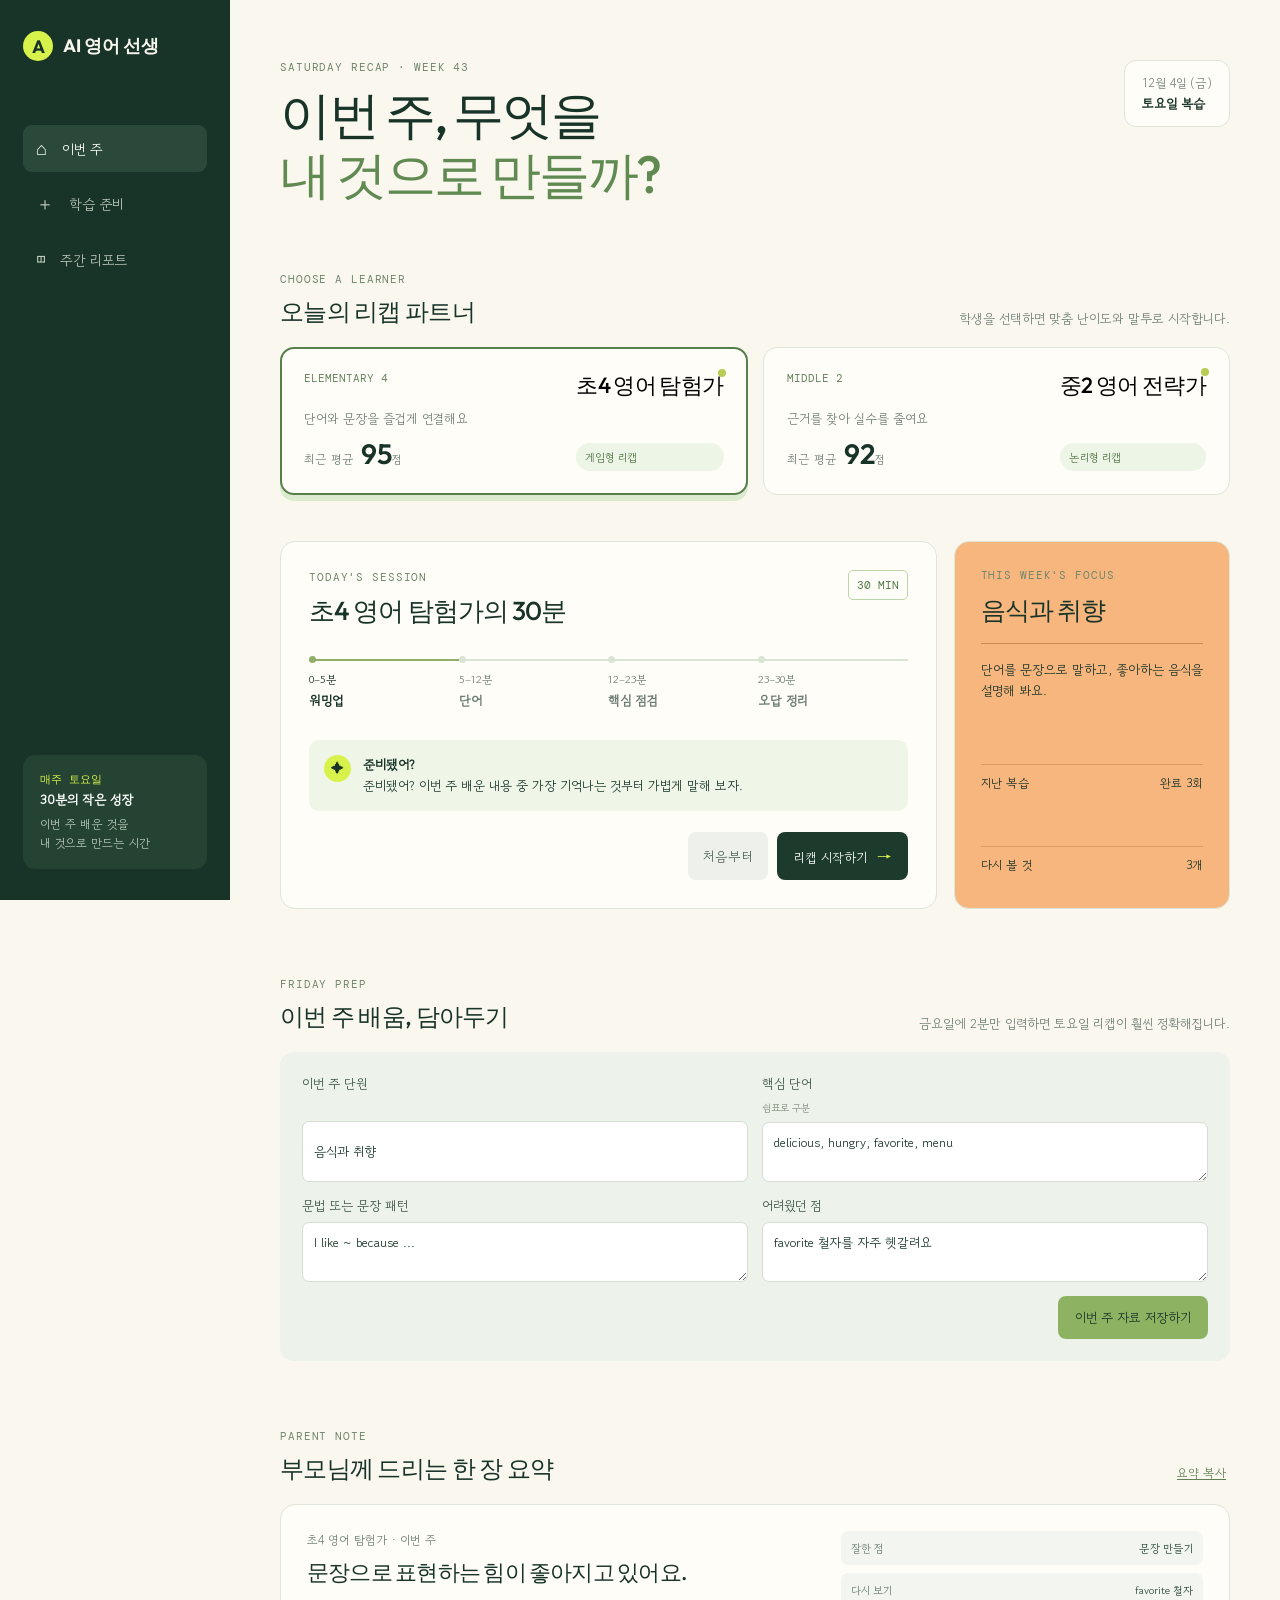
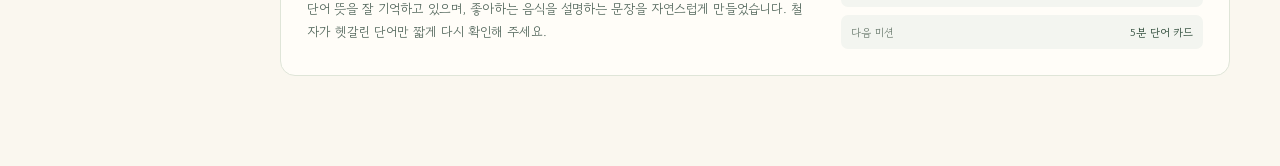
<file: index.html>
<!doctype html>
<html lang="ko">
  <head>
    <meta charset="UTF-8" />
    <meta name="viewport" content="width=device-width, initial-scale=1.0" />
    <title>토요 영어 리캡 | AI 영어 선생</title>
    <link rel="preconnect" href="https://fonts.googleapis.com" />
    <link rel="preconnect" href="https://fonts.gstatic.com" crossorigin />
    <link href="https://fonts.googleapis.com/css2?family=DM+Mono:wght@400;500&family=Gowun+Dodum&family=Outfit:wght@400;500;600;700&display=swap" rel="stylesheet" />
    <link rel="stylesheet" href="styles.css" />
  </head>
  <body>
    <div class="app-shell">
      <aside class="sidebar">
        <a class="brand" href="#top" aria-label="AI 영어 선생 홈">
          <span class="brand-mark">A</span>
          <span>AI 영어 선생</span>
        </a>
        <nav aria-label="주요 메뉴">
          <a class="nav-item active" href="#dashboard"><span>⌂</span> 이번 주</a>
          <a class="nav-item" href="#prep"><span>＋</span> 학습 준비</a>
          <a class="nav-item" href="#report"><span>◫</span> 주간 리포트</a>
        </nav>
        <div class="sidebar-bottom">
          <p>매주 토요일</p>
          <strong>30분의 작은 성장</strong>
          <span>이번 주 배운 것을<br />내 것으로 만드는 시간</span>
        </div>
      </aside>

      <main id="top">
        <header class="topbar">
          <div>
            <p class="eyebrow">SATURDAY RECAP · WEEK 43</p>
            <h1>이번 주, 무엇을<br /><em>내 것으로 만들까?</em></h1>
          </div>
          <div class="date-card"><span id="today"></span><b>토요일 복습</b></div>
        </header>

        <section id="dashboard" class="student-section">
          <div class="section-heading">
            <div><p class="eyebrow">CHOOSE A LEARNER</p><h2>오늘의 리캡 파트너</h2></div>
            <p>학생을 선택하면 맞춤 난이도와 말투로 시작합니다.</p>
          </div>
          <div class="student-grid">
            <button class="student-card selected" data-student="elementary">
              <span class="status-dot"></span><span class="student-grade">ELEMENTARY 4</span>
              <span class="student-name">초4 영어 탐험가</span>
              <span class="student-summary">단어와 문장을 즐겁게 연결해요</span>
              <span class="student-score">최근 평균 <b>95</b><small>점</small></span>
              <span class="student-tag">게임형 리캡</span>
            </button>
            <button class="student-card" data-student="middle">
              <span class="status-dot"></span><span class="student-grade">MIDDLE 2</span>
              <span class="student-name">중2 영어 전략가</span>
              <span class="student-summary">근거를 찾아 실수를 줄여요</span>
              <span class="student-score">최근 평균 <b>92</b><small>점</small></span>
              <span class="student-tag">논리형 리캡</span>
            </button>
          </div>
        </section>

        <section class="recap-layout">
          <article class="session-card">
            <div class="session-top"><div><p class="eyebrow">TODAY'S SESSION</p><h2 id="sessionTitle">초4 영어 탐험가의 30분</h2></div><span class="duration">30 MIN</span></div>
            <div class="timeline" id="timeline"></div>
            <div class="coach-message" id="coachMessage">
              <span class="coach-icon">✦</span>
              <p><b>준비됐어?</b><br />이번 주 배운 내용 중 가장 기억나는 것부터 가볍게 말해 보자.</p>
            </div>
            <div class="session-actions">
              <button class="secondary-btn" id="resetSession">처음부터</button>
              <button class="primary-btn" id="startSession">리캡 시작하기 <span>→</span></button>
            </div>
          </article>
          <aside class="focus-card">
            <p class="eyebrow">THIS WEEK'S FOCUS</p>
            <h3 id="focusTitle">음식과 취향</h3>
            <div class="focus-line"></div>
            <p id="focusText">단어를 문장으로 말하고, 좋아하는 음식을 설명해 봐요.</p>
            <div class="focus-stat"><span>지난 복습</span><b>완료 3회</b></div>
            <div class="focus-stat"><span>다시 볼 것</span><b id="reviewCount">3개</b></div>
          </aside>
        </section>

        <section id="prep" class="prep-section">
          <div class="section-heading compact"><div><p class="eyebrow">FRIDAY PREP</p><h2>이번 주 배움, 담아두기</h2></div><p>금요일에 2분만 입력하면 토요일 리캡이 훨씬 정확해집니다.</p></div>
          <form id="studyForm" class="study-form">
            <label>이번 주 단원<input id="unit" value="음식과 취향" placeholder="예: Lesson 7 · 음식과 취향" /></label>
            <label>핵심 단어 <small>쉼표로 구분</small><textarea id="words" rows="2" placeholder="예: delicious, hungry, favorite">delicious, hungry, favorite, menu</textarea></label>
            <label>문법 또는 문장 패턴<textarea id="grammar" rows="2" placeholder="예: I like ~ because ...">I like ~ because ...</textarea></label>
            <label>어려웠던 점<textarea id="difficulty" rows="2" placeholder="예: favorite 철자를 자주 헷갈려요">favorite 철자를 자주 헷갈려요</textarea></label>
            <button class="save-btn" type="submit">이번 주 자료 저장하기</button>
          </form>
        </section>

        <section id="report" class="report-section">
          <div class="section-heading compact"><div><p class="eyebrow">PARENT NOTE</p><h2>부모님께 드리는 한 장 요약</h2></div><button class="text-btn" id="copyReport">요약 복사</button></div>
          <div class="report-card">
            <div class="report-main"><p class="report-label" id="reportStudent">초4 영어 탐험가 · 이번 주</p><h3 id="reportHeadline">문장으로 표현하는 힘이 좋아지고 있어요.</h3><p id="reportText">단어 뜻을 잘 기억하고 있으며, 좋아하는 음식을 설명하는 문장을 자연스럽게 만들었습니다. 철자가 헷갈린 단어만 짧게 다시 확인해 주세요.</p></div>
            <div class="report-pills"><span>잘한 점 <b id="strength">문장 만들기</b></span><span>다시 보기 <b id="weakness">favorite 철자</b></span><span>다음 미션 <b id="mission">5분 단어 카드</b></span></div>
          </div>
        </section>
      </main>
    </div>

    <dialog id="sessionDialog">
      <div class="dialog-top"><p class="eyebrow" id="dialogLabel">RECAP IN PROGRESS</p><button id="closeDialog" aria-label="닫기">×</button></div>
      <div class="progress-track"><span id="progressBar"></span></div>
      <p class="question-number" id="questionNumber">01 / 04</p>
      <h2 id="question"></h2>
      <div id="answers" class="answers"></div>
      <p id="hint" class="hint"></p>
      <div class="dialog-footer"><span id="feedback"></span><button class="primary-btn" id="nextQuestion" disabled>다음 <span>→</span></button></div>
    </dialog>
    <script src="app.js"></script>
  </body>
</html>
</file>
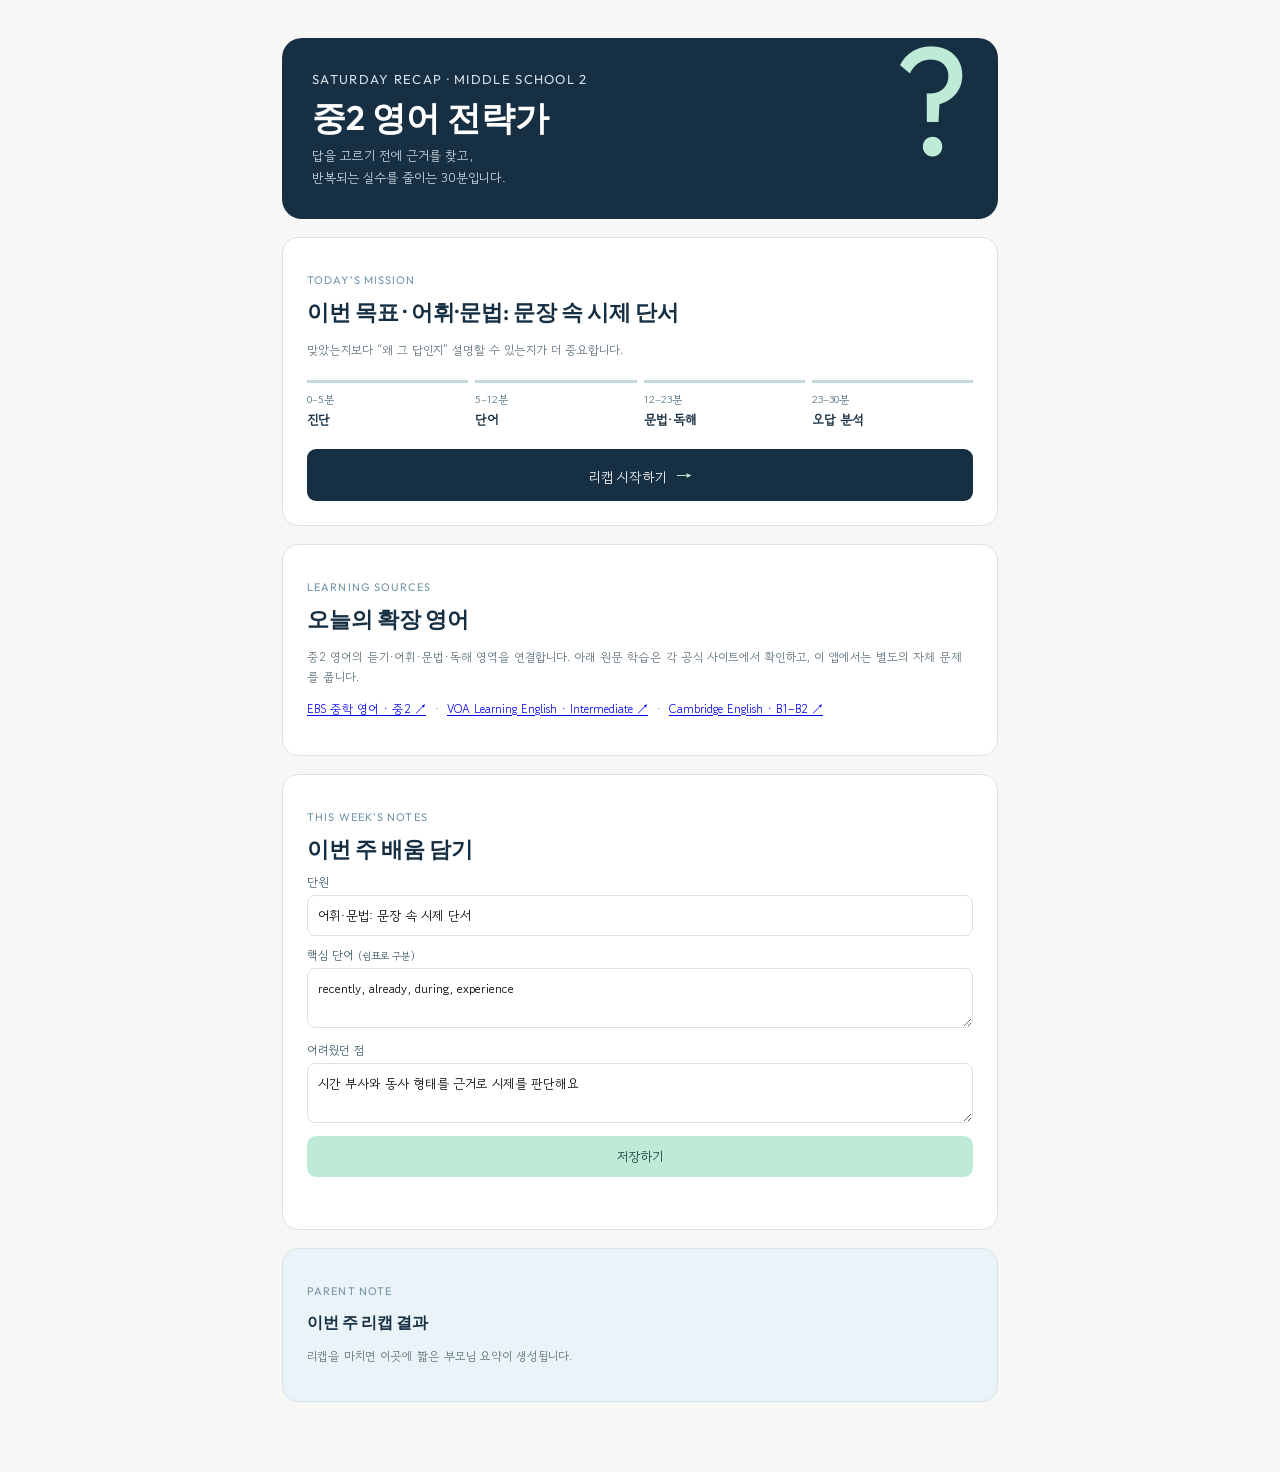
<file: 중2 영어 전략가/index.html>
<!doctype html>
<html lang="ko"><head><meta charset="utf-8"><meta name="viewport" content="width=device-width,initial-scale=1"><title>중2 영어 전략가</title><style>
@import url('https://fonts.googleapis.com/css2?family=Gowun+Dodum&family=Outfit:wght@400;600;700&display=swap');:root{--ink:#172f43;--blue:#dcebf5;--bg:#f7f8f5;--line:#d8e2e5;--mint:#bdebd8}*{box-sizing:border-box}body{margin:0;background:var(--bg);color:var(--ink);font-family:'Gowun Dodum',sans-serif}.wrap{max-width:760px;margin:auto;padding:38px 22px 70px}.hero{background:var(--ink);color:white;padding:30px;border-radius:20px;position:relative;overflow:hidden}.hero:after{content:'?';position:absolute;right:28px;top:-33px;font:150px Outfit;color:var(--mint)}.eyebrow{font:11px Outfit;letter-spacing:.1em;color:#7595a7}.hero h1{font:600 34px/1.15 Outfit;margin:8px 0}.hero p{font-size:13px;line-height:1.7;color:#d4e0e8;margin:0}.card{margin-top:18px;background:#fff;border:1px solid var(--line);border-radius:16px;padding:24px}.card h2{font:600 22px Outfit;margin:0 0 8px}.small{font-size:12px;color:#5d707b;line-height:1.65}.steps{display:grid;grid-template-columns:repeat(4,1fr);gap:7px;margin:20px 0}.step{border-top:3px solid #c4d7dd;padding-top:8px;font-size:11px;color:#537182}.step b{display:block;color:var(--ink);font-size:13px;margin-top:3px}button{font-family:inherit;border:0;border-radius:9px;cursor:pointer}.go{background:var(--ink);color:white;padding:13px 18px;font-size:14px;width:100%}.go span{color:var(--mint);font-size:18px;margin-left:5px}.prep{display:grid;gap:10px}.prep label{font-size:12px;color:#3d5b69}.prep input,.prep textarea{font:13px 'Gowun Dodum';width:100%;margin-top:5px;padding:10px;border:1px solid var(--line);border-radius:8px;resize:vertical}.save{background:#bdebd8;color:#173d36;padding:11px;font-size:13px}.report{background:#eaf3f7}.report b{font-family:Outfit;font-size:16px}.toast{font-size:12px;color:#397263;height:20px;margin-top:8px}dialog{border:0;border-radius:18px;padding:25px;width:min(550px,calc(100% - 28px));color:var(--ink)}dialog::backdrop{background:#17334688}.bar{height:6px;background:#e4ebed;border-radius:5px}.bar i{display:block;height:100%;background:#61a58f;border-radius:5px;width:25%;transition:.2s}.qno{font:11px Outfit;color:#59798a;margin-top:20px}.question{font:600 23px/1.4 Outfit;margin:8px 0 20px}.answers{display:grid;gap:8px}.answer{background:#fff;border:1px solid var(--line);padding:12px;text-align:left;font-size:14px}.answer.ok{background:#e0f5e9;border-color:#62a87f}.answer.no{background:#fff0e9;border-color:#e1a27a}.hint{min-height:35px;color:#536d78;font-size:12px;margin:12px 0}.next{background:var(--ink);color:white;padding:11px 17px;float:right}.next:disabled{opacity:.35}@media(max-width:460px){.steps{grid-template-columns:1fr 1fr}.hero h1{font-size:30px}}
</style></head><body><main class="wrap"><section class="hero"><p class="eyebrow">SATURDAY RECAP · MIDDLE SCHOOL 2</p><h1>중2 영어 전략가</h1><p>답을 고르기 전에 근거를 찾고,<br>반복되는 실수를 줄이는 30분입니다.</p></section><section class="card"><p class="eyebrow">TODAY'S MISSION</p><h2>문장 안에서 정답의 근거를 찾자</h2><p class="small">맞았는지보다 “왜 그 답인지” 설명할 수 있는지가 더 중요합니다.</p><div class="steps"><div class="step">0–5분<b>진단</b></div><div class="step">5–12분<b>단어</b></div><div class="step">12–23분<b>문법·독해</b></div><div class="step">23–30분<b>오답 분석</b></div></div><button class="go" id="start">리캡 시작하기 <span>→</span></button></section><section class="card"><p class="eyebrow">THIS WEEK'S NOTES</p><h2>이번 주 배움 담기</h2><form class="prep" id="form"><label>단원<input id="unit" value="문장 성분과 시제"></label><label>핵심 단어 <small>(쉼표로 구분)</small><textarea id="words" rows="2">yesterday, interesting, finish, although</textarea></label><label>어려웠던 점<textarea id="hard" rows="2">문장을 끝까지 읽기 전에 답을 고르는 실수가 있어요</textarea></label><button class="save">저장하기</button></form><div class="toast" id="toast"></div></section><section class="card report"><p class="eyebrow">PARENT NOTE</p><b>이번 주 리캡 결과</b><p class="small" id="summary">리캡을 마치면 이곳에 짧은 부모님 요약이 생성됩니다.</p></section></main><dialog id="quiz"><div class="bar"><i id="bar"></i></div><p class="qno" id="number"></p><h2 class="question" id="question"></h2><div class="answers" id="answers"></div><p class="hint" id="hint"></p><button class="next" id="next" disabled>다음 →</button></dialog><script>
const questions=[['다음 중 현재완료와 가장 잘 어울리는 단서는?',['already','yesterday','last year'],0,'already는 “이미”라는 뜻으로 현재완료와 자주 함께 써.'],['빈칸에 알맞은 것은? Jina ___ already finished her project.',['has','have','did'],0,'Jina는 한 명이므로 has를 사용해.'],['다음 중 어법상 알맞은 문장은?',['I have met him yesterday.','I met him yesterday.','I have met him last week.'],1,'yesterday처럼 끝난 과거 시점이 있으면 과거형을 써.'],['글의 중심 내용으로 알맞은 것은? “Students have shared books they already read with classmates.”',['학급의 책 나눔 활동','새 책을 사는 방법','도서관 이용 시간'],0,'누가 무엇을 했는지 한 문장으로 요약해 봐.']];let n=0,score=0,picked=false;const $=s=>document.querySelector(s),quiz=$('#quiz');function draw(){let q=questions[n];picked=false;$('#bar').style.width=(n+1)*25+'%';$('#number').textContent=`${n+1} / 4`;$('#question').textContent=q[0];$('#hint').textContent='';$('#next').disabled=true;$('#next').textContent=n===3?'결과 보기 →':'다음 →';$('#answers').innerHTML=q[1].map((x,i)=>`<button class="answer" data-i="${i}">${x}</button>`).join('');document.querySelectorAll('.answer').forEach(b=>b.onclick=()=>answer(b,+b.dataset.i))}function answer(b,i){if(picked)return;picked=true;let q=questions[n],ok=i===q[2];document.querySelectorAll('.answer').forEach((x,j)=>{x.disabled=true;if(j===q[2])x.classList.add('ok');if(j===i&&!ok)x.classList.add('no')});if(ok)score++;else $('#hint').textContent='힌트 · '+q[3];$('#next').disabled=false}$('#start').onclick=()=>{n=score=0;draw();quiz.showModal()};$('#next').onclick=()=>{if(n<3){n++;draw()}else{quiz.close();$('#summary').textContent=`오늘 4문제 중 ${score}문제를 정확히 확인했습니다. 시제 단서와 문법 근거를 연결하는 힘이 좋습니다. already와 yesterday의 차이를 다음 주에 5분 더 점검해 주세요.`;localStorage.setItem('middleRecap',JSON.stringify({score,date:new Date().toISOString()}))}};$('#form').onsubmit=e=>{e.preventDefault();localStorage.setItem('middlePrep',JSON.stringify({unit:$('#unit').value,words:$('#words').value,hard:$('#hard').value}));$('#toast').textContent='이번 주 학습 자료를 저장했어요 ✓';setTimeout(()=>$('#toast').textContent='',1800)};
</script><script src="adaptive.js"></script><script src="question-engine.js"></script></body></html>
</file>
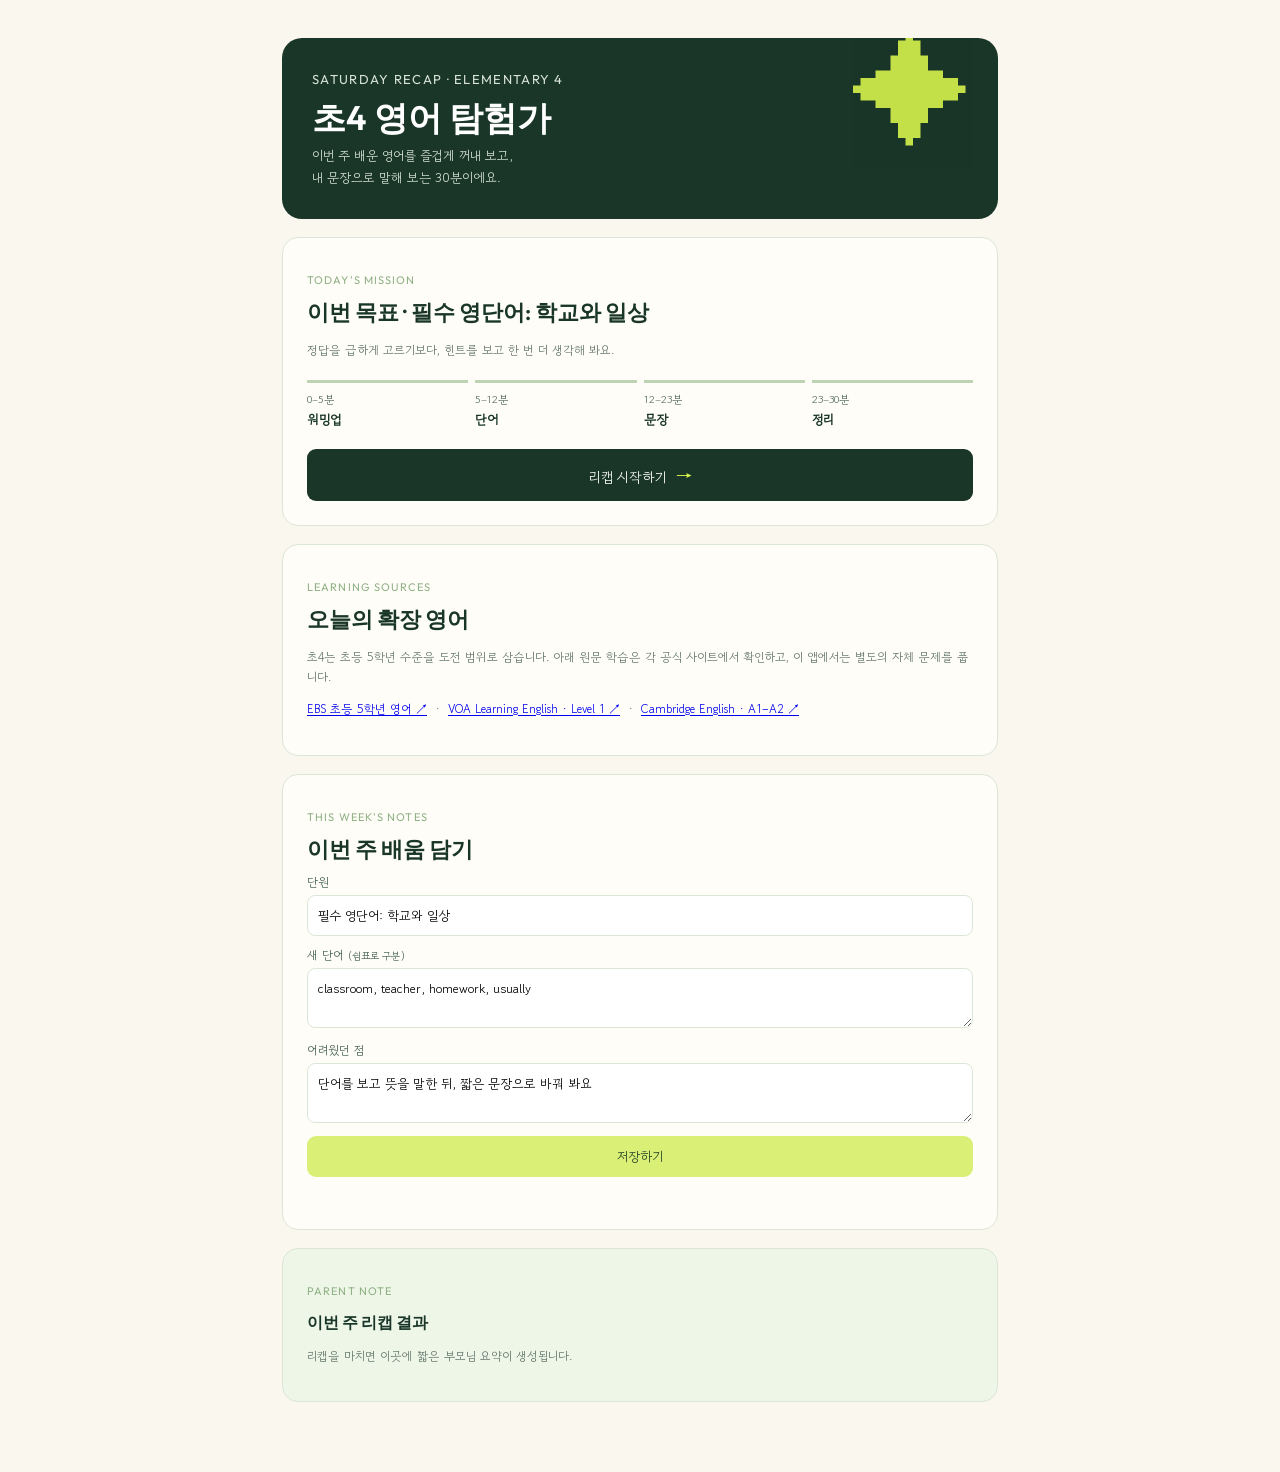
<file: 초4 영어 탐험가/index.html>
<!doctype html>
<html lang="ko"><head><meta charset="utf-8"><meta name="viewport" content="width=device-width,initial-scale=1"><title>초4 영어 탐험가</title><style>
@import url('https://fonts.googleapis.com/css2?family=Gowun+Dodum&family=Outfit:wght@400;600;700&display=swap');:root{--ink:#193628;--lime:#d8f34d;--bg:#faf7ef;--line:#dce6d7}*{box-sizing:border-box}body{margin:0;background:var(--bg);color:var(--ink);font-family:'Gowun Dodum',sans-serif}.wrap{max-width:760px;margin:auto;padding:38px 22px 70px}.hero{background:var(--ink);color:white;padding:30px;border-radius:20px;position:relative;overflow:hidden}.hero:after{content:'✦';position:absolute;right:25px;top:-20px;font:120px Outfit;color:var(--lime);opacity:.9}.eyebrow{font:11px Outfit;letter-spacing:.1em;color:#8fb185}.hero h1{font:600 34px/1.15 Outfit;margin:8px 0}.hero p{font-size:13px;line-height:1.7;color:#d8e3d7;margin:0}.card{margin-top:18px;background:#fffdf8;border:1px solid var(--line);border-radius:16px;padding:24px}.card h2{font:600 22px Outfit;margin:0 0 8px}.small{font-size:12px;color:#63766b;line-height:1.65}.steps{display:grid;grid-template-columns:repeat(4,1fr);gap:7px;margin:20px 0}.step{border-top:3px solid #bed2b4;padding-top:8px;font-size:11px;color:#587060}.step b{display:block;color:var(--ink);font-size:13px;margin-top:3px}button{font-family:inherit;border:0;border-radius:9px;cursor:pointer}.go{background:var(--ink);color:white;padding:13px 18px;font-size:14px;width:100%}.go span{color:var(--lime);font-size:18px;margin-left:5px}.prep{display:grid;gap:10px}.prep label{font-size:12px;color:#45624e}.prep input,.prep textarea{font:13px 'Gowun Dodum';width:100%;margin-top:5px;padding:10px;border:1px solid var(--line);border-radius:8px;resize:vertical}.save{background:#d9ef76;color:#264126;padding:11px;font-size:13px}.report{background:#eef6e8}.report b{font-family:Outfit;font-size:16px}.toast{font-size:12px;color:#527b4c;height:20px;margin-top:8px}dialog{border:0;border-radius:18px;padding:25px;width:min(550px,calc(100% - 28px));color:var(--ink)}dialog::backdrop{background:#17342688}.bar{height:6px;background:#e4ebdf;border-radius:5px}.bar i{display:block;height:100%;background:#86ac59;border-radius:5px;width:25%;transition:.2s}.qno{font:11px Outfit;color:#688064;margin-top:20px}.question{font:600 23px/1.4 Outfit;margin:8px 0 20px}.answers{display:grid;gap:8px}.answer{background:#fff;border:1px solid var(--line);padding:12px;text-align:left;font-size:14px}.answer.ok{background:#eaf7dd;border-color:#78a657}.answer.no{background:#fff0e9;border-color:#e0a077}.hint{min-height:35px;color:#61745d;font-size:12px;margin:12px 0}.next{background:var(--ink);color:white;padding:11px 17px;float:right}.next:disabled{opacity:.35}@media(max-width:460px){.steps{grid-template-columns:1fr 1fr}.hero h1{font-size:30px}}
</style></head><body><main class="wrap"><section class="hero"><p class="eyebrow">SATURDAY RECAP · ELEMENTARY 4</p><h1>초4 영어 탐험가</h1><p>이번 주 배운 영어를 즐겁게 꺼내 보고,<br>내 문장으로 말해 보는 30분이에요.</p></section><section class="card"><p class="eyebrow">TODAY'S MISSION</p><h2>음식과 취향을 영어로 말해 볼까?</h2><p class="small">정답을 급하게 고르기보다, 힌트를 보고 한 번 더 생각해 봐요.</p><div class="steps"><div class="step">0–5분<b>워밍업</b></div><div class="step">5–12분<b>단어</b></div><div class="step">12–23분<b>문장</b></div><div class="step">23–30분<b>정리</b></div></div><button class="go" id="start">리캡 시작하기 <span>→</span></button></section><section class="card"><p class="eyebrow">THIS WEEK'S NOTES</p><h2>이번 주 배움 담기</h2><form class="prep" id="form"><label>단원<input id="unit" value="음식과 취향"></label><label>새 단어 <small>(쉼표로 구분)</small><textarea id="words" rows="2">delicious, hungry, favorite, menu</textarea></label><label>어려웠던 점<textarea id="hard" rows="2">favorite 철자가 헷갈려요</textarea></label><button class="save">저장하기</button></form><div class="toast" id="toast"></div></section><section class="card report"><p class="eyebrow">PARENT NOTE</p><b>이번 주 리캡 결과</b><p class="small" id="summary">리캡을 마치면 이곳에 짧은 부모님 요약이 생성됩니다.</p></section></main><dialog id="quiz"><div class="bar"><i id="bar"></i></div><p class="qno" id="number"></p><h2 class="question" id="question"></h2><div class="answers" id="answers"></div><p class="hint" id="hint"></p><button class="next" id="next" disabled>다음 →</button></dialog><script>
const questions=[['“classroom”의 뜻으로 알맞은 것은?',['교실','숙제','선생님'],0,'학교에서 친구들과 수업을 듣는 장소를 떠올려 봐.'],['빈칸에 알맞은 말은? I ___ do my homework after dinner.',['usually','teacher','classroom'],0,'“보통, 대개”라는 뜻의 단어야.'],['다음 중 자연스러운 문장은?',['My teacher is kind.','My teacher are kind.','My teacher kind.'],0,'My teacher는 한 명이므로 is가 필요해.'],['“I do my homework after dinner.”의 뜻은?',['나는 저녁 식사 후 숙제를 한다.','나는 숙제 전에 저녁을 먹는다.','나는 교실에서 저녁을 먹는다.'],0,'after dinner는 “저녁 식사 후”라는 뜻이야.']];let n=0,score=0,picked=false;const $=s=>document.querySelector(s),quiz=$('#quiz');function draw(){let q=questions[n];picked=false;$('#bar').style.width=(n+1)*25+'%';$('#number').textContent=`${n+1} / 4`;$('#question').textContent=q[0];$('#hint').textContent='';$('#next').disabled=true;$('#next').textContent=n===3?'결과 보기 →':'다음 →';$('#answers').innerHTML=q[1].map((x,i)=>`<button class="answer" data-i="${i}">${x}</button>`).join('');document.querySelectorAll('.answer').forEach(b=>b.onclick=()=>answer(b,+b.dataset.i))}function answer(b,i){if(picked)return;picked=true;let q=questions[n],ok=i===q[2];document.querySelectorAll('.answer').forEach((x,j)=>{x.disabled=true;if(j===q[2])x.classList.add('ok');if(j===i&&!ok)x.classList.add('no')});if(ok)score++;else $('#hint').textContent='힌트 · '+q[3];$('#next').disabled=false}$('#start').onclick=()=>{n=score=0;draw();quiz.showModal()};$('#next').onclick=()=>{if(n<3){n++;draw()}else{quiz.close();$('#summary').textContent=`오늘 4문제 중 ${score}문제를 정확히 확인했어요. 학교와 일상 단어를 문장으로 연결하는 힘이 좋습니다. usually와 homework를 다음 주에 5분만 더 복습해 주세요.`;localStorage.setItem('elementaryRecap',JSON.stringify({score,date:new Date().toISOString()}))}};$('#form').onsubmit=e=>{e.preventDefault();localStorage.setItem('elementaryPrep',JSON.stringify({unit:$('#unit').value,words:$('#words').value,hard:$('#hard').value}));$('#toast').textContent='이번 주 학습 자료를 저장했어요 ✓';setTimeout(()=>$('#toast').textContent='',1800)};
</script><script src="adaptive.js"></script><script src="question-engine.js"></script></body></html>
</file>
<file: styles.css>
:root{--ink:#183328;--muted:#6d7d73;--cream:#faf7ef;--paper:#fffdf8;--lime:#d7f24a;--orange:#ffad70;--line:#dfe5d8;--blue:#dceaf5}*{box-sizing:border-box}html{scroll-behavior:smooth}body{margin:0;background:var(--cream);color:var(--ink);font-family:'Gowun Dodum',sans-serif}.app-shell{min-height:100vh;display:grid;grid-template-columns:230px 1fr}.sidebar{background:#183328;color:#f8f6ed;padding:31px 23px;display:flex;flex-direction:column;position:sticky;top:0;height:100vh}.brand{color:inherit;text-decoration:none;display:flex;align-items:center;gap:10px;font-family:Outfit,sans-serif;font-weight:700;font-size:18px}.brand-mark{width:30px;height:30px;background:var(--lime);color:#183328;border-radius:50%;display:grid;place-items:center;font-family:Outfit;font-weight:700}.sidebar nav{margin-top:64px;display:grid;gap:8px}.nav-item{color:#bfcbbd;text-decoration:none;padding:12px 13px;border-radius:9px;font-size:14px}.nav-item span{font-family:Outfit;font-size:18px;margin-right:11px}.nav-item.active,.nav-item:hover{background:#2a493a;color:#fff}.sidebar-bottom{margin-top:auto;background:#244332;padding:17px;border-radius:12px;font-size:12px;color:#b9c9ba;line-height:1.6}.sidebar-bottom p{margin:0;color:var(--lime);font:11px 'DM Mono',monospace}.sidebar-bottom strong{display:block;color:white;font-size:13px;margin:3px 0}main{width:min(1120px,100%);margin:0 auto;padding:60px 50px 90px}.topbar{display:flex;justify-content:space-between;align-items:start}.eyebrow{font:11px 'DM Mono',monospace;letter-spacing:.08em;color:#71866d;margin:0 0 10px}.topbar h1{font:500 clamp(33px,4vw,52px)/1.18 Outfit,sans-serif;letter-spacing:-.045em;margin:0}.topbar h1 em{font-style:normal;color:#608a51}.date-card{background:var(--paper);border:1px solid var(--line);border-radius:12px;padding:13px 17px;font-size:12px;color:var(--muted);display:grid;gap:3px}.date-card b{color:var(--ink);font-size:13px}.student-section{margin-top:67px}.section-heading{display:flex;justify-content:space-between;align-items:end;margin-bottom:19px}.section-heading h2{font:500 24px Outfit,sans-serif;letter-spacing:-.03em;margin:0}.section-heading>p{color:var(--muted);font-size:13px;margin:0}.student-grid{display:grid;grid-template-columns:1fr 1fr;gap:15px}.student-card{font-family:inherit;text-align:left;position:relative;background:var(--paper);border:1px solid var(--line);border-radius:14px;padding:23px;cursor:pointer;transition:.2s;display:grid;grid-template-columns:1fr auto;gap:8px}.student-card:hover{transform:translateY(-2px);border-color:#91a98d}.student-card.selected{border:2px solid #567f4b;box-shadow:0 6px 0 #dcebcf;padding:22px}.status-dot{position:absolute;right:20px;top:20px;width:8px;height:8px;background:#b7cc55;border-radius:50%}.student-grade{font:11px 'DM Mono',monospace;color:#66825f}.student-name{font:500 22px Outfit,sans-serif;letter-spacing:-.03em}.student-summary{grid-column:1/-1;font-size:13px;color:var(--muted)}.student-score{font-size:12px;color:var(--muted);align-self:end}.student-score b{font:600 28px Outfit,sans-serif;color:var(--ink);margin-left:3px}.student-score small{font-size:11px}.student-tag{align-self:end;background:#edf5e7;padding:6px 9px;border-radius:20px;font-size:11px;color:#507444}.recap-layout{margin-top:46px;display:grid;grid-template-columns:1.9fr .8fr;gap:17px}.session-card,.focus-card,.report-card{background:var(--paper);border:1px solid var(--line);border-radius:15px}.session-card{padding:28px}.session-top{display:flex;justify-content:space-between}.session-top h2{font:500 26px Outfit,sans-serif;letter-spacing:-.035em;margin:0}.duration{font:11px 'DM Mono',monospace;color:#54794b;border:1px solid #bad6a8;padding:7px 8px;border-radius:5px;height:min-content}.timeline{display:grid;grid-template-columns:repeat(4,1fr);margin:30px 0}.time-step{border-top:2px solid #d9e4d5;padding-top:10px;color:var(--muted);font-size:11px;position:relative}.time-step::before{content:'';position:absolute;width:7px;height:7px;border-radius:50%;top:-5px;background:#d9e4d5}.time-step:first-child{border-color:#91ae68;color:var(--ink)}.time-step:first-child::before{background:#91ae68}.time-step b{display:block;color:inherit;font-size:13px;margin-top:4px}.coach-message{background:#eff6e8;border-radius:10px;padding:15px;display:flex;gap:12px;font-size:13px;line-height:1.6}.coach-message p{margin:0}.coach-icon{background:var(--lime);width:27px;height:27px;min-width:27px;border-radius:50%;display:grid;place-items:center}.session-actions{display:flex;justify-content:flex-end;gap:9px;margin-top:21px}.primary-btn,.secondary-btn,.save-btn,.text-btn{border:0;font-family:inherit;cursor:pointer;border-radius:8px}.primary-btn{background:#1d3b2d;color:white;padding:12px 17px;font-size:13px}.primary-btn span{color:var(--lime);margin-left:6px;font-size:16px}.secondary-btn{background:#eef1eb;color:#506154;padding:11px 15px}.focus-card{padding:26px;background:#f6b67e;display:flex;flex-direction:column}.focus-card h3{font:500 25px Outfit,sans-serif;letter-spacing:-.04em;margin:2px 0 16px}.focus-line{height:1px;background:#cc8857}.focus-card>p:not(.eyebrow){font-size:13px;line-height:1.6;margin:16px 0}.focus-stat{display:flex;justify-content:space-between;padding:9px 0;border-top:1px solid #dc9a67;font-size:12px;margin-top:auto}.focus-stat b{font-weight:normal}.prep-section,.report-section{margin-top:68px}.compact{align-items:end}.study-form{display:grid;grid-template-columns:1fr 1fr;gap:14px;background:#edf2ea;padding:22px;border-radius:14px}.study-form label{font-size:13px;color:#385241;display:grid;gap:7px}.study-form label:nth-child(2),.study-form label:nth-child(3){grid-column:span 1}.study-form small{color:#849183;font-size:10px}input,textarea{font:13px 'Gowun Dodum',sans-serif;padding:10px 11px;background:white;border:1px solid #d4ddd0;border-radius:7px;color:var(--ink);resize:vertical}.save-btn{grid-column:2;justify-self:end;align-self:end;background:#8db262;padding:12px 17px;color:#193226;font-size:13px}.report-card{padding:26px;display:grid;grid-template-columns:1.4fr 1fr;gap:28px}.report-label{font-size:12px;color:#6b806e;margin:0}.report-main h3{font:500 22px Outfit,sans-serif;letter-spacing:-.035em;margin:10px 0}.report-main>p:last-child{font-size:13px;color:#51655a;line-height:1.7;margin:0}.report-pills{display:grid;align-content:center;gap:8px}.report-pills span{background:#f3f5f0;border-radius:7px;padding:9px 10px;font-size:11px;color:#718074;display:flex;justify-content:space-between}.report-pills b{color:#2c4937;font-weight:normal}.text-btn{background:none;color:#5d8153;text-decoration:underline;font-size:12px;padding:4px}dialog{border:0;border-radius:18px;width:min(570px,calc(100% - 30px));padding:28px;background:#fffdf8;color:var(--ink);box-shadow:0 30px 100px #18332866}dialog::backdrop{background:#19332788}.dialog-top{display:flex;justify-content:space-between}.dialog-top button{border:0;background:none;font:30px Outfit;color:#4c6151;line-height:.6;cursor:pointer}.progress-track{height:5px;background:#e3e9df;border-radius:10px;margin:18px 0}.progress-track span{display:block;height:100%;width:25%;background:#8cb263;border-radius:inherit;transition:.25s}.question-number{font:11px 'DM Mono';color:#70836f}.answers{display:grid;gap:9px;margin:24px 0}.answer{background:white;border:1px solid #d8e1d4;border-radius:8px;padding:12px;text-align:left;font:14px 'Gowun Dodum';cursor:pointer}.answer:hover{border-color:#7b9e70}.answer.correct{background:#eaf5df;border-color:#77a359}.answer.wrong{background:#fff0e8;border-color:#e8a575}.hint{min-height:22px;color:#6a795f;font-size:12px}.dialog-footer{display:flex;justify-content:space-between;align-items:center;margin-top:15px;font-size:12px}.dialog-footer .primary-btn:disabled{opacity:.45;cursor:not-allowed}@media(max-width:760px){.app-shell{display:block}.sidebar{display:none}main{padding:35px 20px}.topbar{gap:15px}.date-card{display:none}.student-grid,.recap-layout,.report-card{grid-template-columns:1fr}.section-heading{display:block}.section-heading>p{margin-top:8px}.study-form{grid-template-columns:1fr}.study-form label:nth-child(2),.study-form label:nth-child(3),.save-btn{grid-column:auto}.save-btn{justify-self:stretch}.focus-card{min-height:230px}}
</file>
